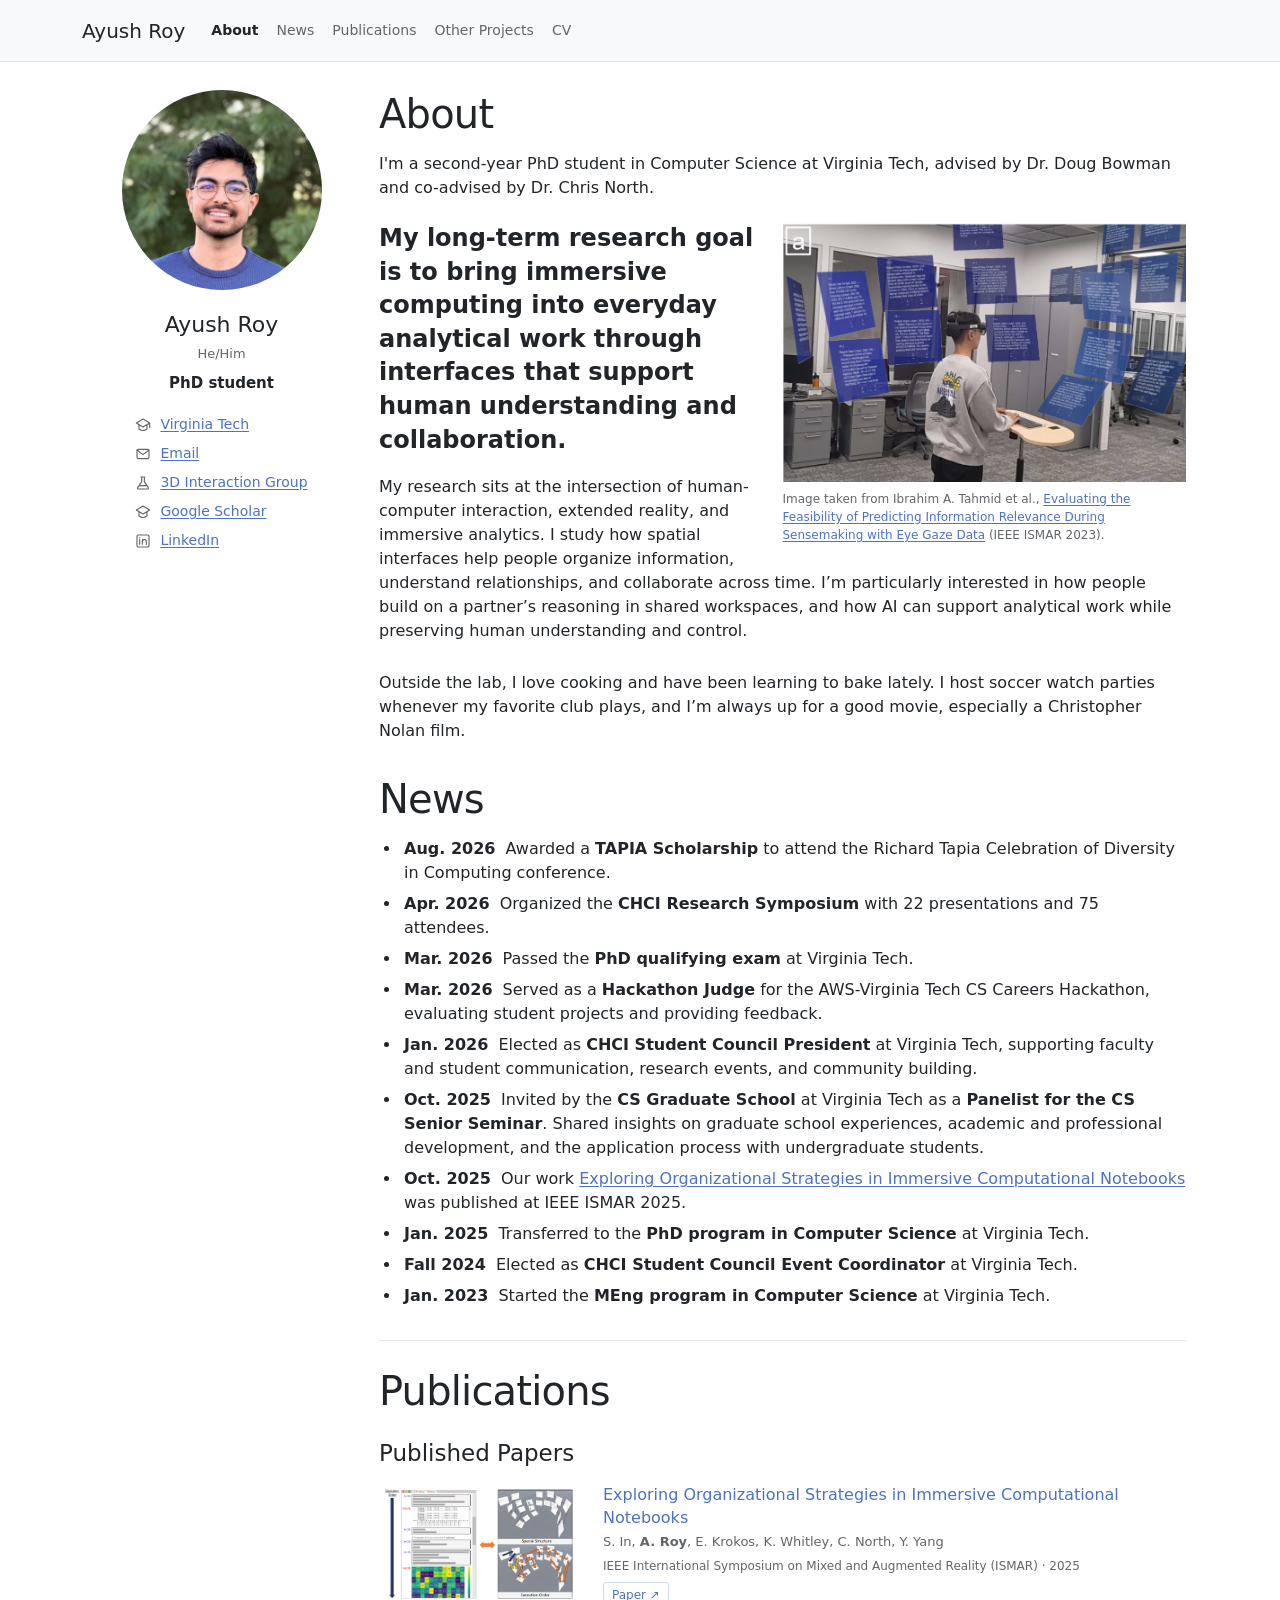
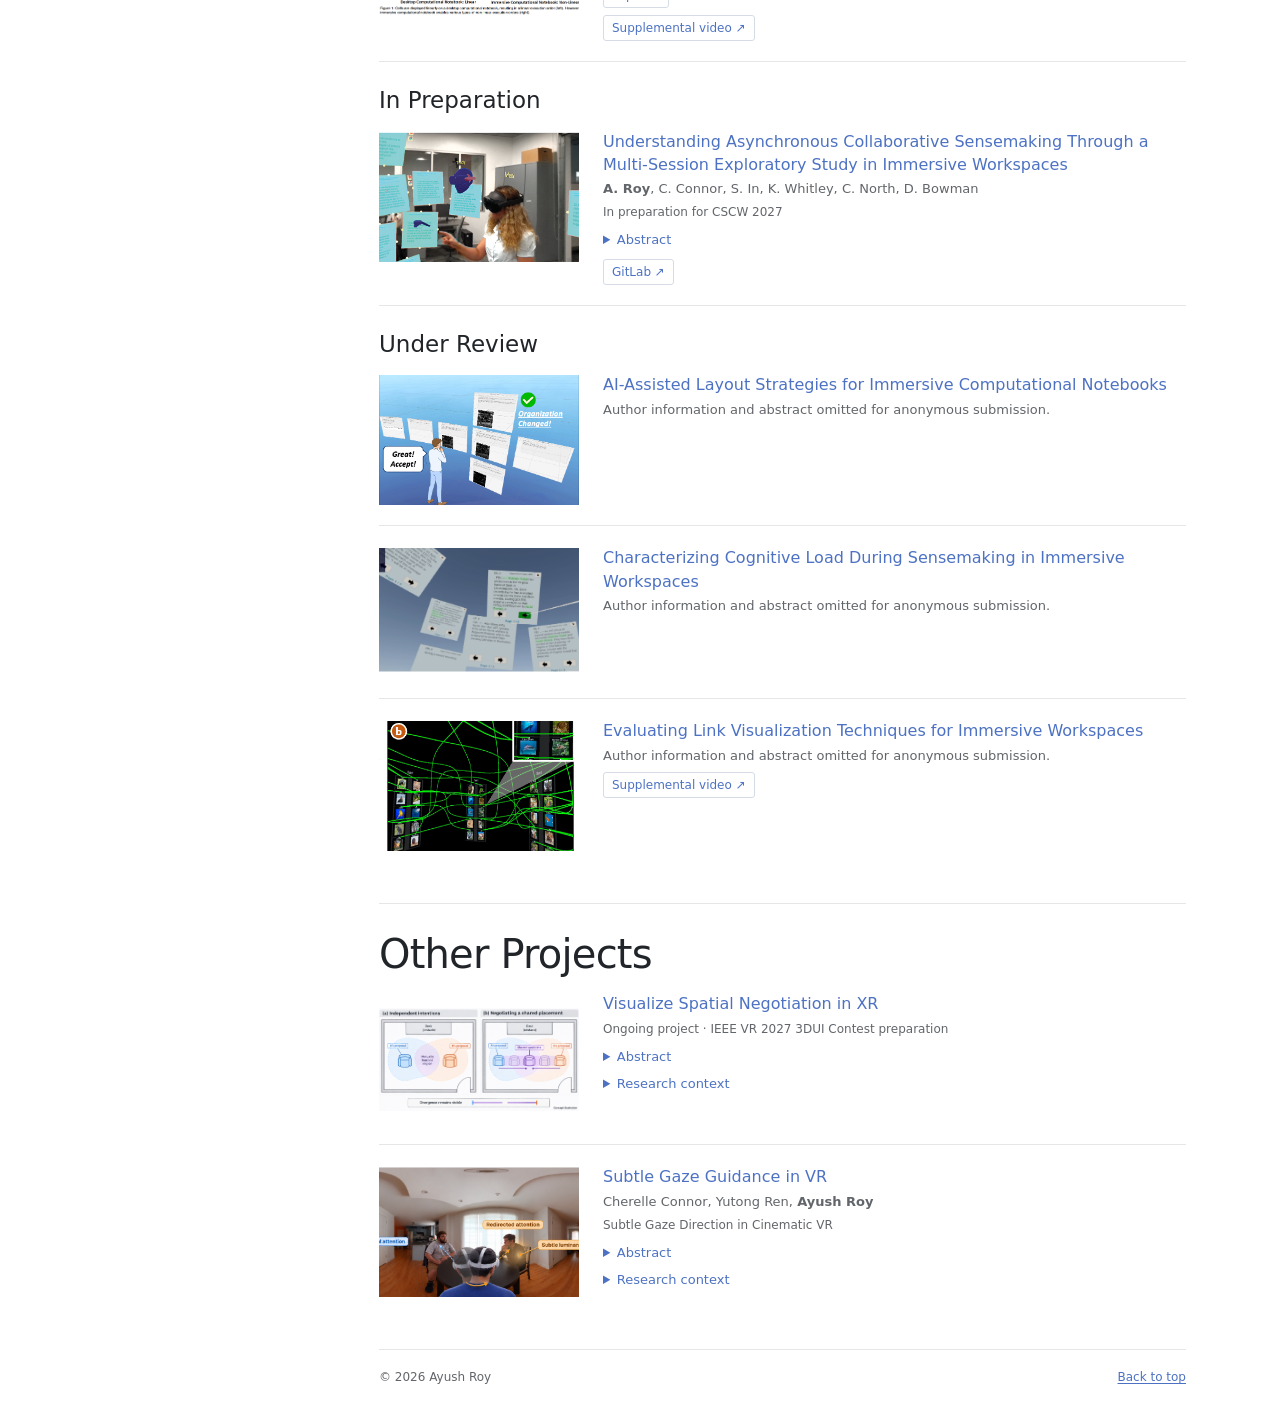
<file: index.html>
<!doctype html>
<html lang="en"><head><meta charset="utf-8"><meta name="viewport" content="width=device-width,initial-scale=1">
<meta name="description" content="Ayush Roy, XR researcher and Computer Science PhD student at Virginia Tech. Immersive analytics, collaborative sensemaking, spatial interaction, and human-AI collaboration.">
<title>Ayush Roy | PhD student</title><link rel="stylesheet" href="/assets/styles.6dec91d15d8a.css"><script src="/assets/main.js" defer></script></head><body>
<div id="portfolio-review">
  <a class="skip-link" href="/about" data-section="pf-about">Skip to content</a>
<header class="pf-bar">
    <a class="pf-brand" href="/about" data-section="pf-about">Ayush Roy</a>
    <nav class="pf-nav" aria-label="Portfolio sections">
      <a href="/about" data-section="pf-about" aria-current="location">About</a>
      <a href="/news" data-section="pf-timeline">News</a>
      <a href="/publications" data-section="pf-publications">Publications</a>
      <a href="/projects" data-section="pf-projects">Other Projects</a>
      <a href="/assets/ayush-roy-resume.pdf">CV</a>
    </nav>
  </header>
  <div class="pf-layout">
    <aside class="pf-profile" aria-label="Researcher profile">
      <div class="pf-photo"><img src="/assets/images/headshot.jpg" width="1200" height="1221" alt="Ayush Roy" decoding="async"></div>
      <div class="pf-name">Ayush Roy</div>
      <div class="pf-pronouns">He/Him</div>
      <div class="pf-title">PhD student</div>
      <ul>
        
        <li><svg class="profile-icon" viewBox="0 0 24 24" fill="none" stroke="currentColor" stroke-width="1.7" stroke-linecap="round" stroke-linejoin="round" aria-hidden="true" focusable="false"><path d="m2 9 10-6 10 6-10 6L2 9Zm4 3v6c4 3 8 3 12 0v-6M22 9v7"/></svg><a href="https://www.vt.edu/" target="_blank" rel="noopener">Virginia Tech</a></li>
        <li><svg class="profile-icon" viewBox="0 0 24 24" fill="none" stroke="currentColor" stroke-width="1.7" stroke-linecap="round" stroke-linejoin="round" aria-hidden="true" focusable="false"><rect x="3" y="5" width="18" height="14" rx="2"/><path d="m3 6 9 7 9-7"/></svg><a href="mailto:ayushroy24@vt.edu">Email</a></li>
        <li><svg class="profile-icon" viewBox="0 0 24 24" fill="none" stroke="currentColor" stroke-width="1.7" stroke-linecap="round" stroke-linejoin="round" aria-hidden="true" focusable="false"><path d="M9 3h6M10 3v7l-6 9c-.6 1 .1 2 1.3 2h13.4c1.2 0 1.9-1 1.3-2l-6-9V3M7 16h10"/></svg><a href="https://wordpress.cs.vt.edu/3digroup/" target="_blank" rel="noopener">3D Interaction Group</a></li>
        <li><svg class="profile-icon" viewBox="0 0 24 24" fill="none" stroke="currentColor" stroke-width="1.7" stroke-linecap="round" stroke-linejoin="round" aria-hidden="true" focusable="false"><path d="m2 9 10-6 10 6-10 6L2 9Zm4 3v6c4 3 8 3 12 0v-6"/></svg><a href="https://scholar.google.com/citations?user=Ail1ziwAAAAJ&amp;hl=en" target="_blank" rel="noopener">Google Scholar</a></li>
        <li><svg class="profile-icon" viewBox="0 0 24 24" fill="none" stroke="currentColor" stroke-width="1.7" stroke-linecap="round" stroke-linejoin="round" aria-hidden="true" focusable="false"><rect x="3" y="3" width="18" height="18" rx="2"/><path d="M7 10v7M7 7v.1M11 17v-7m0 3c0-4 6-4 6 0v4"/></svg><a href="https://www.linkedin.com/in/ayush-roy" target="_blank" rel="noopener">LinkedIn</a></li>
        
        
      </ul>
    </aside>
    <main class="pf-content">
      <section id="pf-about">
<h1>About</h1>
<p>I'm a second-year PhD student in Computer Science at Virginia Tech, advised by Dr. Doug Bowman and co-advised by Dr. Chris North.</p>
<div class="pf-research-vision">
  <div class="pf-vision-media">
    <img src="/assets/images/immersive-research-vision.png" width="897" height="577" alt="A person using a headset and keyboard surrounded by spatially arranged document panels in an immersive workspace." decoding="async">
    <p class="pf-vision-credit">Image taken from Ibrahim A. Tahmid et al., <a href="https://doi.org/10.1109/ISMAR59233.2023.00086" target="_blank" rel="noopener">Evaluating the Feasibility of Predicting Information Relevance During Sensemaking with Eye Gaze Data</a> (IEEE ISMAR 2023).</p>
  </div>
<p class="pf-vision-goal">My long-term research goal is to bring immersive computing into everyday analytical work through interfaces that support human understanding and collaboration.</p>
<p>My research sits at the intersection of human-computer interaction, extended reality, and immersive analytics. I study how spatial interfaces help people organize information, understand relationships, and collaborate across time. I’m particularly interested in how people build on a partner’s reasoning in shared workspaces, and how AI can support analytical work while preserving human understanding and control.</p>
</div>
<p>Outside the lab, I love cooking and have been learning to bake lately. I host soccer watch parties whenever my favorite club plays, and I’m always up for a good movie, especially a Christopher Nolan film.</p>
</section>
      <section id="pf-timeline">
        <h2>News</h2>
        <ul class="pf-timeline">
          <li><span class="pf-date">Aug. 2026</span> Awarded a <strong>TAPIA Scholarship</strong> to attend the Richard Tapia Celebration of Diversity in Computing conference.</li>
          <li><span class="pf-date">Apr. 2026</span> Organized the <strong>CHCI Research Symposium</strong> with 22 presentations and 75 attendees.</li>
          <li><span class="pf-date">Mar. 2026</span> Passed the <strong>PhD qualifying exam</strong> at Virginia Tech.</li>
          <li><span class="pf-date">Mar. 2026</span> Served as a <strong>Hackathon Judge</strong> for the AWS-Virginia Tech CS Careers Hackathon, evaluating student projects and providing feedback.</li>
          <li><span class="pf-date">Jan. 2026</span> Elected as <strong>CHCI Student Council President</strong> at Virginia Tech, supporting faculty and student communication, research events, and community building.</li>
          <li><span class="pf-date">Oct. 2025</span> Invited by the <strong>CS Graduate School</strong> at Virginia Tech as a <strong>Panelist for the CS Senior Seminar</strong>. Shared insights on graduate school experiences, academic and professional development, and the application process with undergraduate students.</li>
          <li><span class="pf-date">Oct. 2025</span> Our work <a href="https://ieeexplore.ieee.org/document/11220535" target="_blank" rel="noopener">Exploring Organizational Strategies in Immersive Computational Notebooks</a> was published at IEEE ISMAR 2025.</li>
          <li><span class="pf-date">Jan. 2025</span> Transferred to the <strong>PhD program in Computer Science</strong> at Virginia Tech.</li>
          <li><span class="pf-date">Fall 2024</span> Elected as <strong>CHCI Student Council Event Coordinator</strong> at Virginia Tech.</li>
          <li><span class="pf-date">Jan. 2023</span> Started the <strong>MEng program in Computer Science</strong> at Virginia Tech.</li>
        </ul>
      </section>
      <section id="pf-publications" class="pf-lower"><h2>Publications</h2><h3>Published Papers</h3><article class="pf-pub compact-publication"><figure class="teaser "><a href="/assets/images/immersive-notebook-organization-teaser.png" target="_blank" rel="noopener" aria-label="Open full-size teaser: Comparison of a linear desktop computational notebook with an immersive notebook showing nonlinear spatial structures and execution orders"><img width="1080" height="640" src="/assets/images/immersive-notebook-organization-teaser.png" alt="Comparison of a linear desktop computational notebook with an immersive notebook showing nonlinear spatial structures and execution orders" loading="lazy" decoding="async"></a></figure><div class="publication-body"><h4>Exploring Organizational Strategies in Immersive Computational Notebooks</h4><p class="pf-meta">S. In, <strong>A. Roy</strong>, E. Krokos, K. Whitley, C. North, Y. Yang</p><div class="pf-status">IEEE International Symposium on Mixed and Augmented Reality (ISMAR) · 2025</div><a class="publication-resource" href="https://ieeexplore.ieee.org/document/11220535" target="_blank" rel="noopener">Paper ↗</a><div class="pf-links"><a href="https://www.youtube.com/watch?v=w4wua9dJmTI" target="_blank" rel="noopener">Supplemental video ↗</a></div></div></article><h3>In Preparation</h3><article class="pf-pub compact-publication"><figure class="teaser thumbnail-async"><a href="/assets/images/asynchronous-sensemaking-teaser.png" target="_blank" rel="noopener" aria-label="Open full-size teaser: Shared immersive workspace with spatial documents, notes, clusters, and links"><img width="2000" height="480" src="/assets/images/asynchronous-sensemaking-teaser.png" alt="Shared immersive workspace with spatial documents, notes, clusters, and links" loading="lazy" decoding="async"></a></figure><div class="publication-body"><h4>Understanding Asynchronous Collaborative Sensemaking Through a Multi-Session Exploratory Study in Immersive Workspaces</h4><p class="pf-meta"><strong>A. Roy</strong>, C. Connor, S. In, K. Whitley, C. North, D. Bowman</p><div class="pf-status">In preparation for CSCW 2027</div><details class="publication-abstract"><summary>Abstract</summary><div class="abstract"><div class="abstract-label">Abstract</div><p>Immersive workspaces allow analysts to externalize information and reasoning in persistent spatial arrangements, but how these workspaces support collaboration across time remains underexplored. We investigate asynchronous collaborative sensemaking through a multi-session exploratory study with 30 participants in 15 dyads. Partners alternated between individual sessions in a shared immersive workspace, inheriting and building on one another’s documents, notes, clusters, and links. We combined behavioral logs with semi-structured interviews to examine collaborative strategies, handoff practices, and workspace evolution. Analysts maintain continuity by selectively following, checking, and adapting inherited work. Whether this feels collaborative depends on their ability to understand their partner’s reasoning, recognize what their partner contributed, and know how to continue. Spatial groupings and authored notes offered entry points for continuation, yet incomplete explanations, unclear conventions, and accumulated visual complexity could leave incoming analysts reconstructing the reasoning behind an arrangement. These observations suggest that persistent spatial structure alone is insufficient to communicate analytical intent. We discuss implications for asynchronous immersive workspaces that make rationale, provenance, and changes legible while supporting both independent investigation and continuity between collaborators.</p></div></details><div class="pf-links"><a href="https://gitlab.com/ayushroy24/istacollab" target="_blank" rel="noopener">GitLab ↗</a></div></div></article><h3>Under Review</h3><article class="pf-pub compact-publication"><figure class="teaser "><a href="/assets/images/ai-layout-strategies-teaser.png" target="_blank" rel="noopener" aria-label="Open full-size teaser: An analyst accepting an AI-assisted spatial layout change in an immersive computational notebook"><img width="652" height="440" src="/assets/images/ai-layout-strategies-teaser.png" alt="An analyst accepting an AI-assisted spatial layout change in an immersive computational notebook" loading="lazy" decoding="async"></a></figure><div class="publication-body"><h4>AI-Assisted Layout Strategies for Immersive Computational Notebooks</h4><p class="pf-meta">Author information and abstract omitted for anonymous submission.</p></div></article><article class="pf-pub compact-publication"><figure class="teaser thumbnail-cognitive"><a href="/assets/images/cognitive-load-workspace-teaser.png" target="_blank" rel="noopener" aria-label="Open full-size teaser: Three views of the VR analytical workspace: task panel, spatial document arrangement, and interactive annotations and notes"><img width="963" height="258" src="/assets/images/cognitive-load-workspace-teaser.png" alt="Three views of the VR analytical workspace: task panel, spatial document arrangement, and interactive annotations and notes" loading="lazy" decoding="async"></a></figure><div class="publication-body"><h4>Characterizing Cognitive Load During Sensemaking in Immersive Workspaces</h4><p class="pf-meta">Author information and abstract omitted for anonymous submission.</p></div></article><article class="pf-pub compact-publication"><figure class="teaser thumbnail-links"><a href="/assets/images/link-visualization-teaser.png" target="_blank" rel="noopener" aria-label="Open full-size teaser: The same 50 links in an immersive workspace shown as linear links, nonlinear links, and nonlinear links with many-to-many bundling"><img width="1106" height="365" src="/assets/images/link-visualization-teaser.png" alt="The same 50 links in an immersive workspace shown as linear links, nonlinear links, and nonlinear links with many-to-many bundling" loading="lazy" decoding="async"></a></figure><div class="publication-body"><h4>Evaluating Link Visualization Techniques for Immersive Workspaces</h4><p class="pf-meta">Author information and abstract omitted for anonymous submission.</p><div class="pf-links"><a href="https://youtu.be/0q2t1m1p4BA" target="_blank" rel="noopener">Supplemental video ↗</a></div></div></article></section>
      <section id="pf-projects" class="pf-lower"><h2>Other Projects</h2><article class="pf-project compact-publication"><figure class="teaser "><a href="/assets/images/spatial-negotiation-placement-teaser.png" target="_blank" rel="noopener" aria-label="Open full-size teaser: Concept illustration of independent placement proposals, overlapping feasible regions, and a shared candidate along a straight connector; placement only, without rotation"><img width="1754" height="896" src="/assets/images/spatial-negotiation-placement-teaser.png" alt="Concept illustration of independent placement proposals, overlapping feasible regions, and a shared candidate along a straight connector; placement only, without rotation" loading="lazy" decoding="async"></a></figure><div class="publication-body"><h3>Visualize Spatial Negotiation in XR</h3><div class="pf-status">Ongoing project · IEEE VR 2027 3DUI Contest preparation</div><details class="publication-abstract"><summary>Abstract</summary><div class="abstract"><div class="abstract-label">Abstract</div><p>Remote collaborators making spatial decisions must reconcile different object placements, orientations, and environmental constraints. Existing approaches to shared manipulation and collaborator awareness provide important foundations, but unresolved spatial intentions can remain difficult to inspect and negotiate. We present an XR interaction technique that externalizes these intentions within a shared elastic structure containing editable replicas of complete object poses. Collaborators manipulate their own proposals while the structure continuously adapts to positional and rotational differences, making intermediate alternatives and disagreement visible without overwriting either proposal. Mutually feasible placement regions allow users to inspect concrete furniture replicas against their constraints before selecting a shared candidate. As proposals converge, the scaffold relaxes toward agreement; stretching, twisting, and fracture communicate increasing divergence and the need to reconfigure the negotiation. The rubber band serves as a shared negotiation scaffold connecting intentions, feasible alternatives, and emerging consensus. This ongoing project explores a unified direct-manipulation approach to translation, rotation, and constraint-aware spatial negotiation.</p></div></details><details class="research-context"><summary>Research context</summary><p>This project draws on prior work on collaborator-awareness cues, virtual replicas, and shared 3D object manipulation. Its focus is on making unresolved pose intentions and constraint-aware alternatives inspectable during negotiation.</p><ul><li><a href="https://www.frontiersin.org/journals/robotics-and-ai/articles/10.3389/frobt.2019.00005/full" target="_blank" rel="noopener">Piumsomboon et al. (2019): The Effects of Sharing Awareness Cues in Collaborative Mixed Reality</a></li><li><a href="https://doi.org/10.1109/TVCG.2023.3247113" target="_blank" rel="noopener">Tian et al. (2023): Using Virtual Replicas to Improve Mixed Reality Remote Collaboration</a></li><li><a href="https://doi.org/10.1109/ISMAR52148.2021.00057" target="_blank" rel="noopener">Wieland et al. (2021): Separation, Composition, or Hybrid?</a></li></ul></details></div></article><article class="pf-project compact-publication"><figure class="teaser thumbnail-gaze"><a href="/assets/images/subtle-gaze-guidance-teaser.png" target="_blank" rel="noopener" aria-label="Open full-size teaser: Illustration of head rotation toward a luminance cue; overlays are explanatory, not measured gaze data"><img width="2027" height="776" src="/assets/images/subtle-gaze-guidance-teaser.png" alt="Illustration of head rotation toward a luminance cue; overlays are explanatory, not measured gaze data" loading="lazy" decoding="async"></a></figure><div class="publication-body"><h3>Subtle Gaze Guidance in VR</h3><p class="pf-meta">Cherelle Connor, Yutong Ren, <strong>Ayush Roy</strong></p><div class="pf-status">Subtle Gaze Direction in Cinematic VR</div><details class="publication-abstract"><summary>Abstract</summary><div class="abstract"><div class="abstract-label">Abstract</div><p>Cinematic experiences use well-established editing techniques to guide user attention throughout narrative content. With the growing prominence of head-worn displays (HWD), there has been an increase in the use of this medium to create Cinematic Virtual Reality (CVR) experiences. However, given that CVR allows viewers to perceive content in 360 degrees, directors are no longer able to control how and when viewers see certain content within the scene. This provides an opportunity for bad actors to misguide users or misrepresent characters during the scene through the use of subtle gaze direction attacks. In this study, we investigate this threat by implementing subtle gaze direction cues within CVR scenes and examining whether they can redirect viewers’ attention away from relevant narrative content and toward attacker-selected content. We developed a subtle cue by modulating the luminance of a circular region of pixels within the scene. The cues were then placed either directly on a specific item or character within a region of interest (in-world cue) or in the periphery in order to guide the viewer to the appropriate region of interest (periphery cue). Our findings suggest that most viewers did not recognize the presence of the in-world cue and shifted their gaze toward the cue, showing a susceptibility to this type of attack. However, most of the participants did notice the periphery cue, but did not find it distracting. Overall, we believe that while the use of subtle gaze direction can provide unobtrusive guidance within CVR scenes, it also has the potential to redirect user attention and shape their perception of the content.</p></div></details><details class="research-context"><summary>Research context</summary><p>Related work provides the perceptual basis for subtle cues and evidence from immersive displays. This project examines their potential misuse in cinematic VR.</p><ul><li><a href="https://doi.org/10.1145/1559755.1559757" target="_blank" rel="noopener">Bailey et al. (2009), Subtle Gaze Direction</a>: Brief peripheral image modulation combined with eye tracking can redirect gaze. This provides a foundation for the luminance cue mechanism.</li><li><a href="https://graphics.tu-bs.de/upload/publications/grogorick2018vr_posterdesc.pdf" target="_blank" rel="noopener">Grogorick et al. (2018), Gaze Guidance in Immersive Environments</a>: Among five techniques tested on immersive panorama images, local luminance modulation was most effective during the first second. This motivates testing such cues in VR; it does not establish effects on narrative interpretation.</li></ul></details></div></article></section>
      <footer class="pf-footer"><span>© <span id="year">2026</span> Ayush Roy</span><a href="/about" data-section="pf-about">Back to top</a></footer>
    </main>
  </div>
</div>

</body></html>
</file>
<file: assets/styles.6dec91d15d8a.css>
#portfolio-review{--pf-bg:#fff;--pf-ink:#212529;--pf-muted:#62666a;--pf-link:#4d72c3;--pf-line:#e4e6e8;--pf-nav:#f8f9fa;--pf-pending:#865818;background:var(--pf-bg);color:var(--pf-ink);font:16px/1.5 system-ui,-apple-system,"Segoe UI",Arial,sans-serif;min-width:0;color-scheme:light}
#portfolio-review *{box-sizing:border-box}
#portfolio-review a{color:var(--pf-link);text-decoration:underline;text-underline-offset:2px}
#portfolio-review a:focus-visible,#portfolio-review button:focus-visible{outline:2px solid var(--pf-link);outline-offset:4px}
#portfolio-review .pf-bar{background:var(--pf-nav);position:sticky;top:0;z-index:2;padding:14px 24px;display:flex;align-items:center;gap:26px;flex-wrap:wrap}
#portfolio-review .pf-brand{font-size:20px;color:var(--pf-ink);text-decoration:none;white-space:nowrap}
#portfolio-review .pf-nav{display:flex;gap:18px;flex-wrap:wrap}
#portfolio-review .pf-nav a{font-size:14px;text-decoration:none;color:var(--pf-muted)}
#portfolio-review .pf-nav a[aria-current]{font-weight:600;color:var(--pf-ink)}
#portfolio-review .pf-layout{display:grid;grid-template-columns:210px minmax(0,1fr);gap:34px;padding:28px 24px 36px}
#portfolio-review .pf-photo{width:174px;height:174px;border-radius:50%;background:#f0f2f4;display:grid;place-content:center;text-align:center;color:var(--pf-muted);margin-bottom:18px;gap:8px}
#portfolio-review .pf-photo i,#portfolio-review .pf-photo svg{margin:auto}#portfolio-review .pf-photo span{font-size:12px}
#portfolio-review .pf-name{font-size:22px;font-weight:500;margin:0 0 3px}
#portfolio-review .pf-pronouns{font-size:13px;color:var(--pf-muted);margin-bottom:8px}
#portfolio-review .pf-title{font-size:15px;font-weight:600;margin-bottom:16px}
#portfolio-review .pf-profile ul{padding:0;list-style:none;margin:0;display:grid;gap:8px;font-size:14px}
#portfolio-review .pf-profile li{display:flex;align-items:start;gap:8px;flex-wrap:wrap}
#portfolio-review .pf-profile i{width:16px;height:16px;flex-shrink:0;margin-top:3px}
#portfolio-review .pf-pending{color:var(--pf-pending);font-size:12px;display:block;margin-top:5px}
#portfolio-review .pf-profile .pf-pending{margin-top:0;flex-basis:100%;margin-left:24px}
#portfolio-review .pf-content{min-width:0}
#portfolio-review section{margin-bottom:32px;scroll-margin-top:100px}
#portfolio-review h1,#portfolio-review h2{font-size:40px;line-height:1.2;font-weight:300;letter-spacing:-.02em;margin:0 0 14px}
#portfolio-review h3{font-size:23px;line-height:1.3;font-weight:400;margin:24px 0 14px}
#portfolio-review h4{font-size:17px;line-height:1.4;font-weight:600;margin:0 0 8px}
#portfolio-review p{margin:0 0 14px}
#portfolio-review .pf-note{font-size:13px;color:var(--pf-muted)}
#portfolio-review .pf-timeline{padding-left:22px;margin:0;display:grid;gap:7px}
#portfolio-review .pf-timeline li{padding-left:3px}
#portfolio-review .pf-date{font-weight:600;margin-right:5px}
#portfolio-review .pf-lower{border-top:1px solid var(--pf-line);padding-top:26px}
#portfolio-review .pf-pub{padding-bottom:22px;margin-bottom:22px;border-bottom:1px solid var(--pf-line)}
#portfolio-review .pf-status{font-size:12px;font-weight:500;color:var(--pf-muted);margin-bottom:8px}
#portfolio-review .pf-meta{font-size:14px;color:var(--pf-muted)}
#portfolio-review .pf-visual{aspect-ratio:16/7;display:grid;place-content:center;gap:8px;text-align:center;background:#f3f4f5;color:var(--pf-muted);font-size:13px;margin:16px 0;min-width:0;padding:16px}
#portfolio-review .pf-visual i,#portfolio-review .pf-visual svg{margin:auto}
#portfolio-review .pf-video-placeholder{aspect-ratio:16/7;display:grid;place-content:center;text-align:center;gap:10px;background:#f3f4f5;color:var(--pf-muted);margin:16px 0;padding:20px;font-size:14px}
#portfolio-review .pf-video-placeholder i,#portfolio-review .pf-video-placeholder svg{margin:auto;width:32px;height:32px}
#portfolio-review .pf-video-placeholder small{font-size:12px}
#portfolio-review .pf-links{display:flex;gap:16px;flex-wrap:wrap;font-size:14px}
#portfolio-review .pf-project{margin-bottom:28px;padding-bottom:24px;border-bottom:1px solid var(--pf-line)}
#portfolio-review .pf-project dl{display:grid;grid-template-columns:85px minmax(0,1fr);gap:7px 12px;font-size:14px;margin:14px 0}
#portfolio-review dt{font-weight:600}#portfolio-review dd{margin:0}
#portfolio-review .pf-footer{border-top:1px solid var(--pf-line);padding-top:18px;font-size:12px;color:var(--pf-muted);display:flex;justify-content:space-between;gap:16px}
@media(max-width:700px){#portfolio-review .pf-layout{grid-template-columns:1fr;gap:28px;padding:24px 18px}#portfolio-review .pf-profile{display:grid;grid-template-columns:150px minmax(0,1fr);gap:0 20px}#portfolio-review .pf-photo{width:138px;height:138px;grid-row:1/6}#portfolio-review .pf-profile ul{grid-column:1/-1;grid-template-columns:repeat(2,minmax(0,1fr));margin-top:14px}#portfolio-review .pf-bar{gap:10px;padding:14px 18px}#portfolio-review .pf-nav{gap:14px}#portfolio-review .pf-nav a{font-size:13px}#portfolio-review h1,#portfolio-review h2{font-size:34px}}
@media(max-width:370px){#portfolio-review .pf-profile{display:block}#portfolio-review .pf-profile ul{display:grid}#portfolio-review .pf-project dl{grid-template-columns:1fr}}

:root { --header-height: 62px; }
html { scroll-behavior: smooth; scroll-padding-top: calc(var(--header-height) + 20px); }
body { margin: 0; background: #fff; }
#portfolio-review .pf-bar { position: fixed; inset: 0 0 auto; width: 100%; padding: 14px max(24px, calc((100% - 1140px)/2 + 12px)); min-height: 62px; border-bottom: 1px solid #e4e6e8; z-index: 100; }
#portfolio-review .pf-layout { max-width: 1140px; margin: 0 auto; padding-top: calc(var(--header-height) + 28px); grid-template-columns: 25% minmax(0, 1fr); gap: 12px; }
#portfolio-review section { scroll-margin-top: 0; }
#portfolio-review .pf-profile { padding-right: 18px; }
#portfolio-review .pf-photo { width: 200px; height: 200px; max-width: 100%; padding: 15px; }
#portfolio-review .pf-photo .profile-initials { font-size: 48px; font-weight: 300; }
#portfolio-review .pf-profile li { overflow-wrap: anywhere; }
#portfolio-review .teaser { margin: 20px 0; }
#portfolio-review .teaser img { width: 100%; height: auto; display: block; }
#portfolio-review .teaser figcaption { margin-top: 7px; font-size: 12px; color: #62666a; }
#portfolio-review .abstract { margin: 16px 0; }
#portfolio-review .abstract-label { font-size: 12px; font-weight: 600; color: #62666a; margin-bottom: 6px; }
#portfolio-review .abstract p { font-size: 15px; line-height: 1.65; }
#portfolio-review .pf-video-placeholder { aspect-ratio: 16/6; }
#portfolio-review .play-symbol { font-size: 32px; }
#portfolio-review .research-context { padding: 12px 0; font-size: 14px; }
#portfolio-review .research-context summary { cursor: pointer; color: #4d72c3; }
#portfolio-review .research-context p { margin-top: 12px; }
#portfolio-review .research-context ul { padding-left: 20px; }
#portfolio-review .skip-link { position: fixed; top: -100px; left: 16px; padding: 8px 16px; background: #fff; z-index: 200; }
#portfolio-review .skip-link:focus { top: 8px; }
@media(min-width:1400px) { #portfolio-review .pf-layout { max-width: 1320px; } #portfolio-review .pf-bar { padding-inline: max(24px, calc((100% - 1320px)/2 + 12px)); } }
@media(max-width:767px) { #portfolio-review .pf-layout { grid-template-columns: 1fr; gap: 26px; padding-inline: 20px; } #portfolio-review .pf-profile { display: grid; grid-template-columns: 150px minmax(0,1fr); gap: 0 18px; padding: 0; } #portfolio-review .pf-photo { width: 138px; height: 138px; grid-row: 1/6; margin: 0; } #portfolio-review .pf-profile ul { grid-column: 1/-1; grid-template-columns: repeat(2,minmax(0,1fr)); margin-top: 18px; } #portfolio-review .pf-bar { gap: 10px; padding: 12px 20px; } #portfolio-review .pf-nav { gap: 10px 16px; } #portfolio-review .pf-nav a { font-size: 13px; } }
@media(max-width:370px) { #portfolio-review .pf-profile { display: block; } #portfolio-review .pf-photo { margin-bottom: 18px; } #portfolio-review .pf-profile ul { display: grid; } }
@media(prefers-reduced-motion:reduce) { html { scroll-behavior: auto; } }
#portfolio-review .pf-profile { text-align: center; }
#portfolio-review .pf-photo { padding: 0; overflow: hidden; margin: 0 auto 18px; display: block; }
#portfolio-review .pf-photo img { width: 100%; height: 100%; display: block; object-fit: cover; image-orientation: from-image; transform: scale(1.45); transform-origin: 50% 65%; }
#portfolio-review .pf-profile ul { width: fit-content; max-width: 100%; margin: 20px auto 0; text-align: left; }
#portfolio-review .pf-profile li { flex-wrap: nowrap; align-items: center; gap: 9px; }
#portfolio-review .profile-icon { width: 16px; height: 16px; flex: 0 0 16px; color: #62666a; }
#portfolio-review .compact-publication { display: grid; grid-template-columns: 200px minmax(0,1fr); gap: 0 24px; padding: 0 0 20px; margin: 0 0 20px; }
#portfolio-review .compact-publication .teaser { grid-column: 1; grid-row: 1; margin: 2px 0 0; }
#portfolio-review .compact-publication .teaser { width: 200px; height: 130px; border-radius: 0; border: 0; overflow: hidden; background: transparent; }
#portfolio-review .compact-publication .teaser a { display: block; width: 100%; height: 100%; }
#portfolio-review .compact-publication .teaser img { width: 100%; height: 100%; object-fit: cover; }
#portfolio-review .compact-publication .thumbnail-async img { object-fit: cover; object-position: 28% center; }
#portfolio-review .compact-publication .thumbnail-cognitive img { object-fit: cover; object-position: center top; transform: scale(1.45); transform-origin: center 20%; }
#portfolio-review .compact-publication .thumbnail-links img { object-fit: cover; object-position: center top; transform: scale(1.5); transform-origin: center 20%; }
#portfolio-review .compact-publication .thumbnail-gaze img { object-fit: cover; object-position: center; }
#portfolio-review .compact-publication img[src$="spatial-negotiation-thumbnail.png"] { object-fit: cover; transform: scale(1.2); transform-origin: center 65%; }
#portfolio-review .compact-publication img[src$="spatial-negotiation-placement-teaser.png"] { object-fit: contain; }
#portfolio-review .publication-body { grid-column: 2; min-width: 0; }
#portfolio-review .compact-publication h4 { font-size: 16px; font-weight: 500; line-height: 1.45; margin: 0 0 4px; color: var(--pf-link); }
#portfolio-review .compact-publication h4 a { text-decoration: none; }
#portfolio-review .compact-publication h4 a:hover { text-decoration: underline; }
#portfolio-review .compact-publication h3 { font-size: 16px; font-weight: 500; line-height: 1.45; margin: 0 0 4px; color: var(--pf-link); }
#portfolio-review .compact-publication .research-context { font-size: 13px; padding: 6px 0 0; }
#portfolio-review .compact-publication .pf-meta { font-size: 13px; line-height: 1.4; margin: 0 0 5px; }
#portfolio-review .compact-publication .pf-status { margin: 0 0 7px; }
#portfolio-review .publication-abstract { font-size: 13px; margin-top: 6px; }
#portfolio-review .publication-abstract summary { cursor: pointer; color: var(--pf-link); width: fit-content; padding: 2px 0; }
#portfolio-review .publication-abstract summary:focus-visible { outline: 2px solid var(--pf-link); outline-offset: 3px; }
#portfolio-review .publication-abstract .abstract { margin: 10px 0 4px; }
#portfolio-review .publication-abstract .abstract-label { display: none; }
#portfolio-review .publication-abstract .abstract p { font-size: 14px; line-height: 1.6; }
#portfolio-review .publication-resource, #portfolio-review .compact-publication .pf-links a { display: inline-block; font-size: 12px; padding: 3px 8px; border: 1px solid #d5dce6; border-radius: 3px; text-decoration: none; }
#portfolio-review .compact-publication .pf-links { margin-top: 7px; }
#portfolio-review .compact-publication:last-child { border-bottom: 0; margin-bottom: 0; }
@media(max-width:600px) { #portfolio-review .compact-publication { grid-template-columns: 120px minmax(0,1fr); column-gap: 14px; } #portfolio-review .compact-publication .teaser { width: 120px; height: 90px; } }
@media(max-width:420px) { #portfolio-review .compact-publication { grid-template-columns: 100px minmax(0,1fr); column-gap: 12px; } #portfolio-review .compact-publication .teaser { width: 100px; height: 76px; } #portfolio-review .compact-publication h4 { font-size: 15px; } }
@media(max-width:767px) { #portfolio-review .pf-profile { text-align: left; align-items: center; } #portfolio-review .pf-photo { margin: 0; } #portfolio-review .pf-profile ul { width: 100%; } }
@media(max-width:370px) { #portfolio-review .pf-profile { text-align: center; } #portfolio-review .pf-photo { margin: 0 auto 18px; } }

#portfolio-review .pf-research-vision { display: flow-root; width: 100%; margin: 22px 0 14px; }
#portfolio-review .pf-vision-goal { font-size: 24px; font-weight: 700; line-height: 1.4; margin: 0 0 18px; }
#portfolio-review .pf-research-vision img { display: block; width: 100%; height: auto; }
#portfolio-review .pf-vision-media { float: right; width: 50%; min-width: 0; margin: 0 0 14px 28px; }
#portfolio-review .pf-vision-credit { font-size: 12px; color: var(--pf-muted); line-height: 1.5; margin: 8px 0 0; overflow-wrap: anywhere; }
@media(max-width:480px) { #portfolio-review .pf-vision-media { margin-left: 14px; } #portfolio-review .pf-vision-goal { font-size: 17px; } }
</file>
